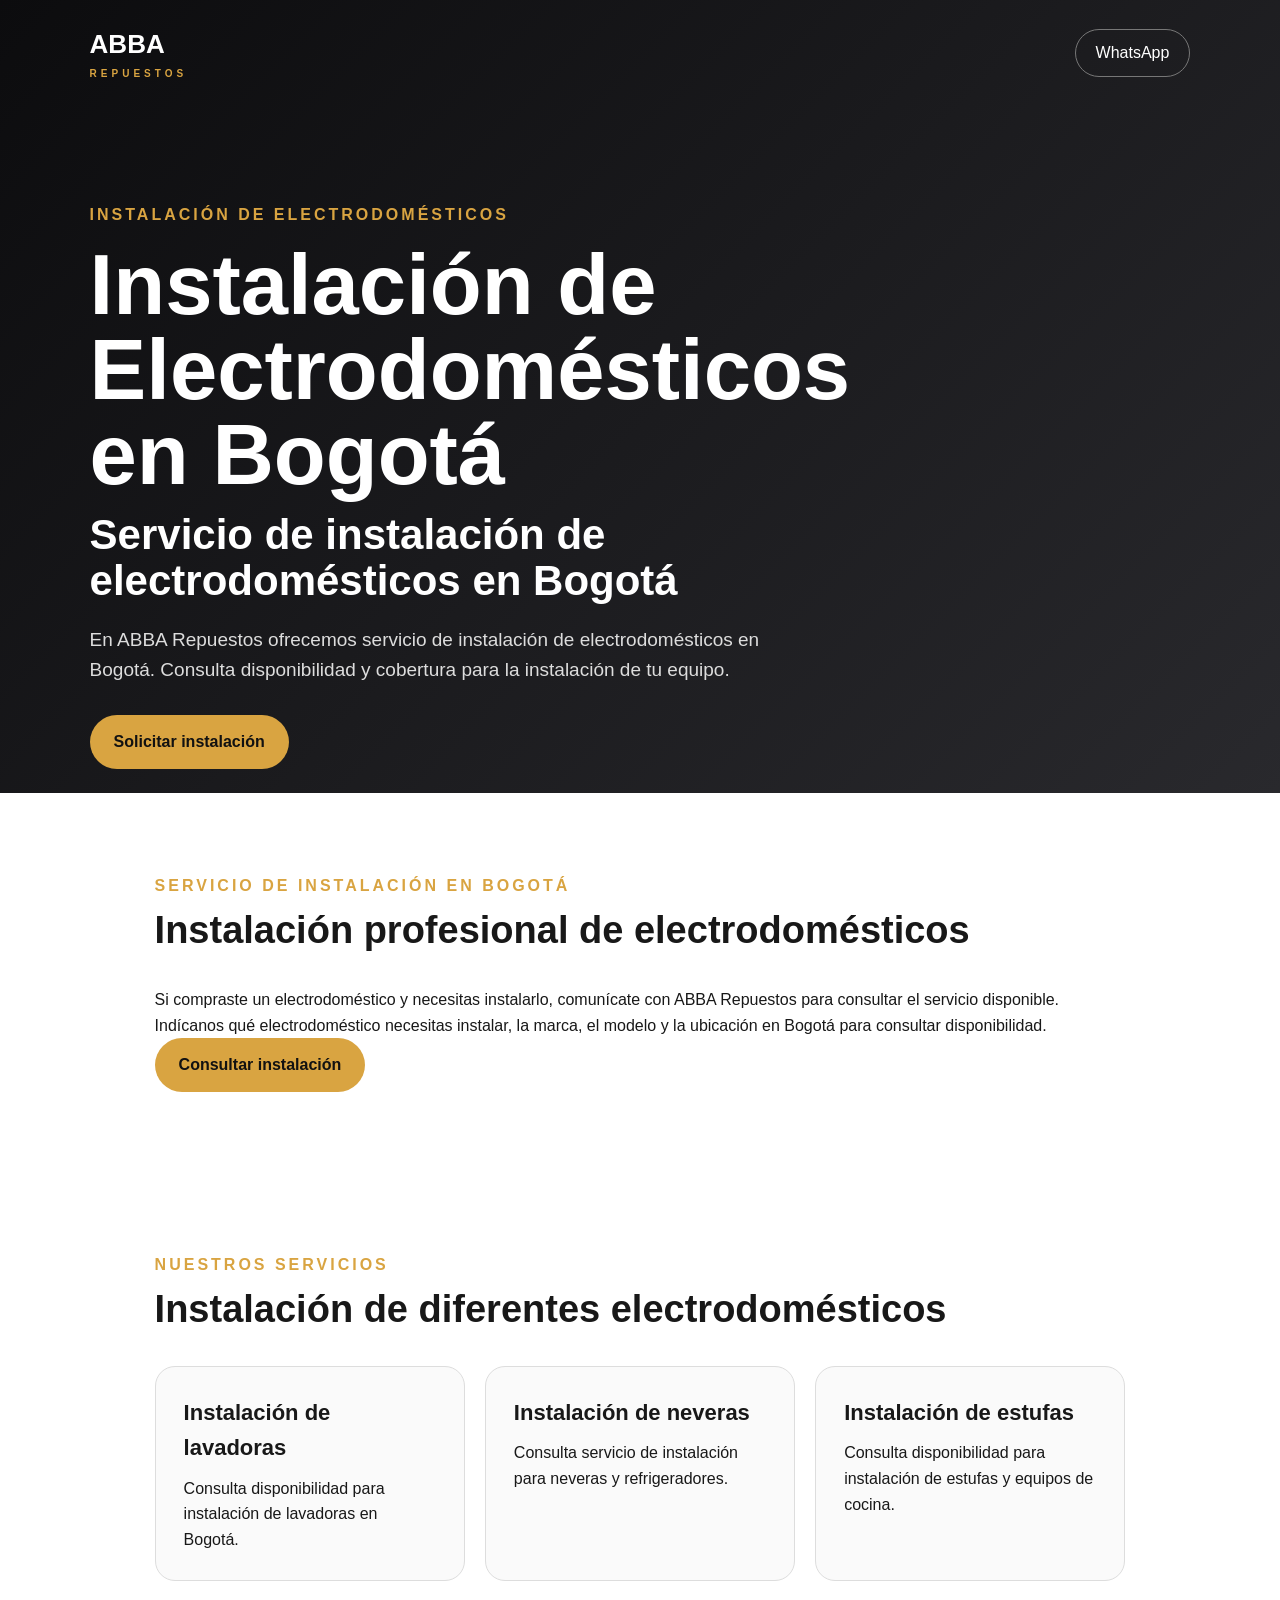
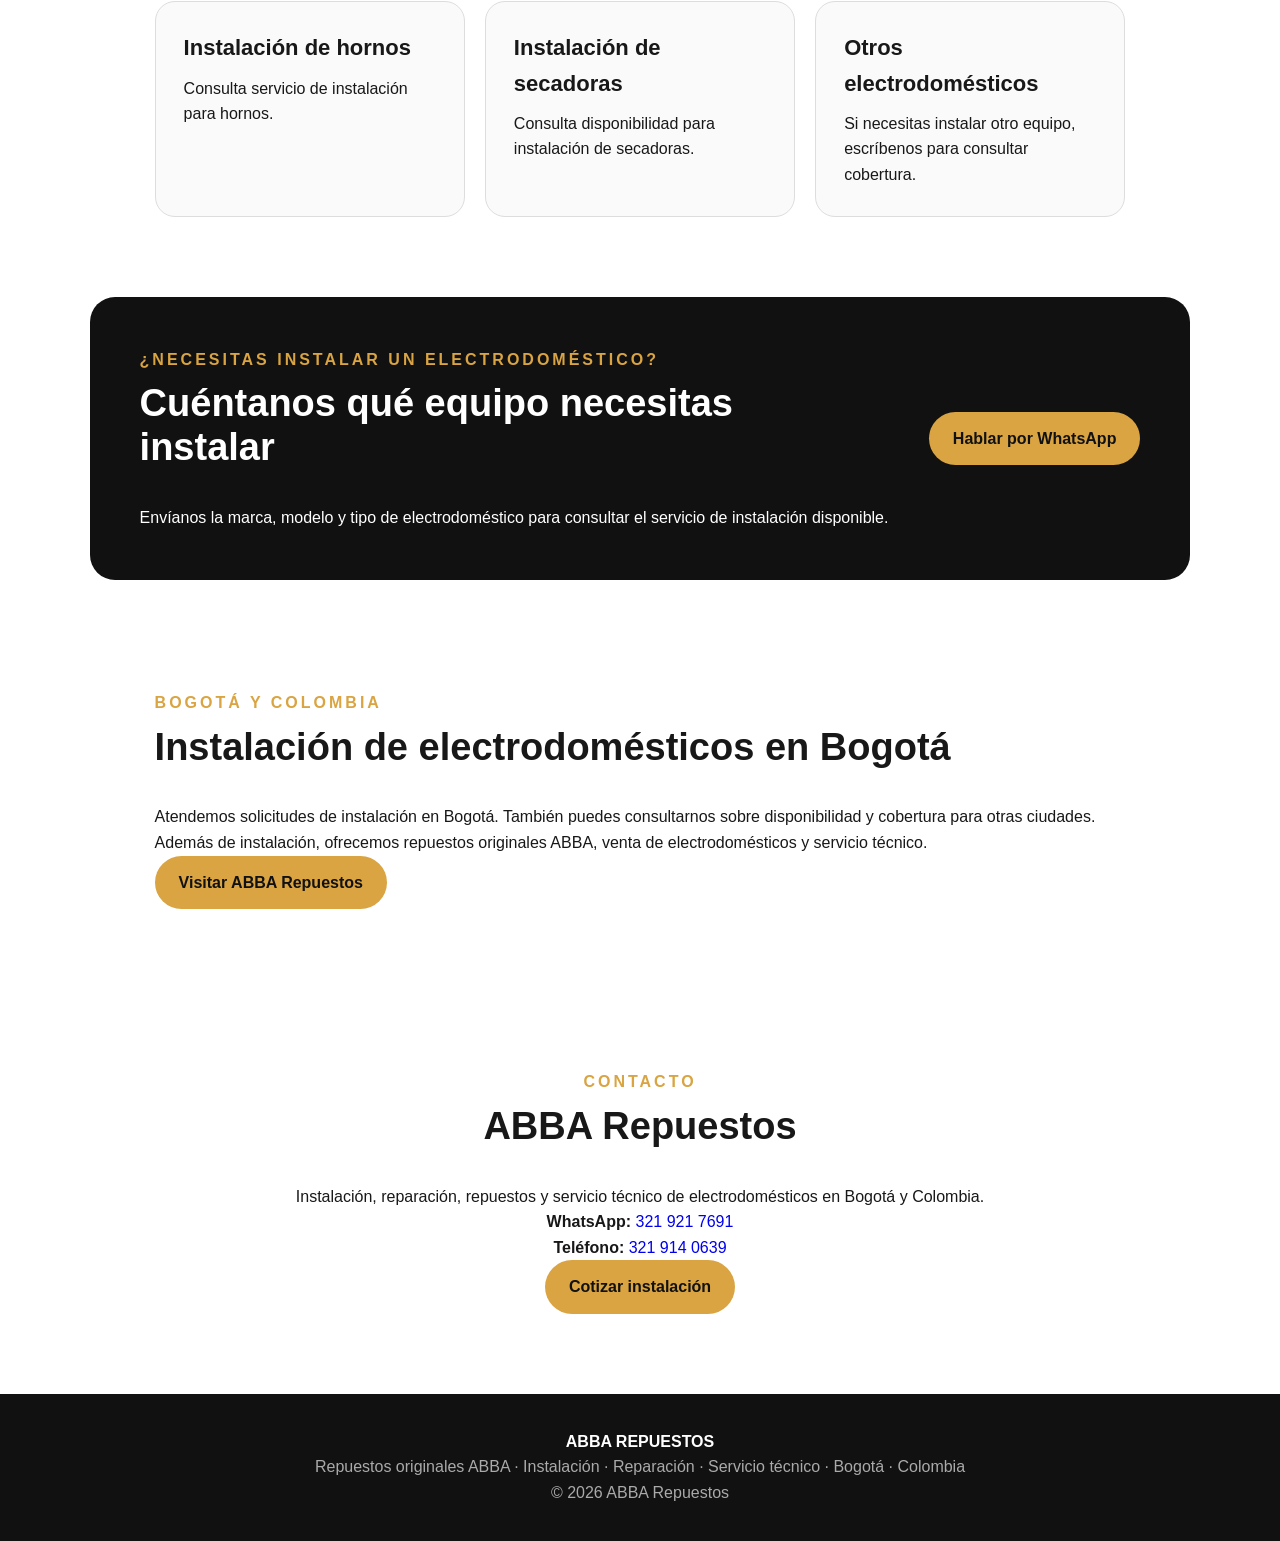
<file: instalacion-electrodomesticos-bogota.html>
<!DOCTYPE html>
<html lang="es">
<head>

<meta charset="UTF-8">
<meta name="viewport" content="width=device-width, initial-scale=1.0">

<title>Instalación de Electrodomésticos en Bogotá | ABBA Repuestos</title>

<meta name="description" content="Instalación de electrodomésticos en Bogotá. Servicio de instalación para lavadoras, neveras, estufas, hornos y secadoras. Consulta disponibilidad por WhatsApp.">

<meta name="robots" content="index, follow">

<link rel="canonical" href="https://abbarepuestos.com/instalacion-electrodomesticos-bogota.html">

<link rel="stylesheet" href="style.css">
<link rel="icon" type="image/svg+xml" href="/favicon.svg">

<meta property="og:type" content="website">
<meta property="og:title" content="Instalación de Electrodomésticos en Bogotá | ABBA Repuestos">
<meta property="og:description" content="Servicio de instalación de electrodomésticos en Bogotá. Consulta atención y disponibilidad por WhatsApp.">
<meta property="og:url" content="https://abbarepuestos.com/instalacion-electrodomesticos-bogota.html">
<meta property="og:site_name" content="ABBA Repuestos">
<meta property="og:locale" content="es_CO">

<script type="application/ld+json">
{
  "@context": "https://schema.org",
  "@type": "WebPage",
  "name": "Instalación de Electrodomésticos en Bogotá | ABBA Repuestos",
  "url": "https://abbarepuestos.com/instalacion-electrodomesticos-bogota.html",
  "description": "Servicio de instalación de electrodomésticos en Bogotá.",
  "inLanguage": "es-CO",
  "isPartOf": {
    "@type": "WebSite",
    "name": "ABBA Repuestos",
    "url": "https://abbarepuestos.com/"
  }
}
</script>

</head>

<body>

<header class="hero">

<nav>
<div class="logo">ABBA<span>REPUESTOS</span></div>

<a class="nav-btn"
href="https://wa.me/573219217691">
WhatsApp
</a>
</nav>

<div class="hero-content">

<p class="eyebrow">INSTALACIÓN DE ELECTRODOMÉSTICOS</p>

<h1>Instalación de Electrodomésticos en Bogotá</h1>

<h2>Servicio de instalación de electrodomésticos en Bogotá</h2>

<p class="intro">
En ABBA Repuestos ofrecemos servicio de instalación de
electrodomésticos en Bogotá. Consulta disponibilidad y
cobertura para la instalación de tu equipo.
</p>

<a class="btn"
href="https://wa.me/573219217691?text=Hola%20ABBA%20Repuestos%2C%20necesito%20instalar%20un%20electrodom%C3%A9stico%20en%20Bogot%C3%A1">
Solicitar instalación
</a>

</div>
</header>


<section>

<p class="gold">SERVICIO DE INSTALACIÓN EN BOGOTÁ</p>

<h2>Instalación profesional de electrodomésticos</h2>

<p>
Si compraste un electrodoméstico y necesitas instalarlo,
comunícate con ABBA Repuestos para consultar el servicio
disponible.
</p>

<p>
Indícanos qué electrodoméstico necesitas instalar, la marca,
el modelo y la ubicación en Bogotá para consultar disponibilidad.
</p>

<a class="btn"
href="https://wa.me/573219217691?text=Hola%20ABBA%20Repuestos%2C%20quiero%20consultar%20una%20instalaci%C3%B3n%20de%20electrodom%C3%A9sticos">
Consultar instalación
</a>

</section>


<section>

<p class="gold">NUESTROS SERVICIOS</p>

<h2>Instalación de diferentes electrodomésticos</h2>

<div class="cards">

<article>
<h3>Instalación de lavadoras</h3>
<p>
Consulta disponibilidad para instalación de lavadoras en Bogotá.
</p>
</article>

<article>
<h3>Instalación de neveras</h3>
<p>
Consulta servicio de instalación para neveras y refrigeradores.
</p>
</article>

<article>
<h3>Instalación de estufas</h3>
<p>
Consulta disponibilidad para instalación de estufas y equipos de cocina.
</p>
</article>

<article>
<h3>Instalación de hornos</h3>
<p>
Consulta servicio de instalación para hornos.
</p>
</article>

<article>
<h3>Instalación de secadoras</h3>
<p>
Consulta disponibilidad para instalación de secadoras.
</p>
</article>

<article>
<h3>Otros electrodomésticos</h3>
<p>
Si necesitas instalar otro equipo, escríbenos para consultar cobertura.
</p>
</article>

</div>

</section>


<section class="highlight">

<div>

<p class="eyebrow">¿NECESITAS INSTALAR UN ELECTRODOMÉSTICO?</p>

<h2>Cuéntanos qué equipo necesitas instalar</h2>

<p>
Envíanos la marca, modelo y tipo de electrodoméstico para
consultar el servicio de instalación disponible.
</p>

</div>

<a class="btn"
href="https://wa.me/573219217691?text=Hola%20ABBA%20Repuestos%2C%20necesito%20informaci%C3%B3n%20sobre%20instalaci%C3%B3n">
Hablar por WhatsApp
</a>

</section>


<section>

<p class="gold">BOGOTÁ Y COLOMBIA</p>

<h2>Instalación de electrodomésticos en Bogotá</h2>

<p>
Atendemos solicitudes de instalación en Bogotá. También puedes
consultarnos sobre disponibilidad y cobertura para otras ciudades.
</p>

<p>
Además de instalación, ofrecemos repuestos originales ABBA,
venta de electrodomésticos y servicio técnico.
</p>

<a class="btn"
href="https://abbarepuestos.com/">
Visitar ABBA Repuestos
</a>

</section>


<section class="contact">

<p class="gold">CONTACTO</p>

<h2>ABBA Repuestos</h2>

<p>
Instalación, reparación, repuestos y servicio técnico de
electrodomésticos en Bogotá y Colombia.
</p>

<p>
<strong>WhatsApp:</strong>
<a href="https://wa.me/573219217691">
321 921 7691
</a>
</p>

<p>
<strong>Teléfono:</strong>
<a href="tel:+573219140639">
321 914 0639
</a>
</p>

<a class="btn"
href="https://wa.me/573219217691?text=Hola%20ABBA%20Repuestos%2C%20quiero%20cotizar%20una%20instalaci%C3%B3n">
Cotizar instalación
</a>

</section>


<footer>

<strong>ABBA REPUESTOS</strong>

<p>
Repuestos originales ABBA · Instalación · Reparación ·
Servicio técnico · Bogotá · Colombia
</p>

<p>
© 2026 ABBA Repuestos
</p>

</footer>

</body>
</html>
</file>
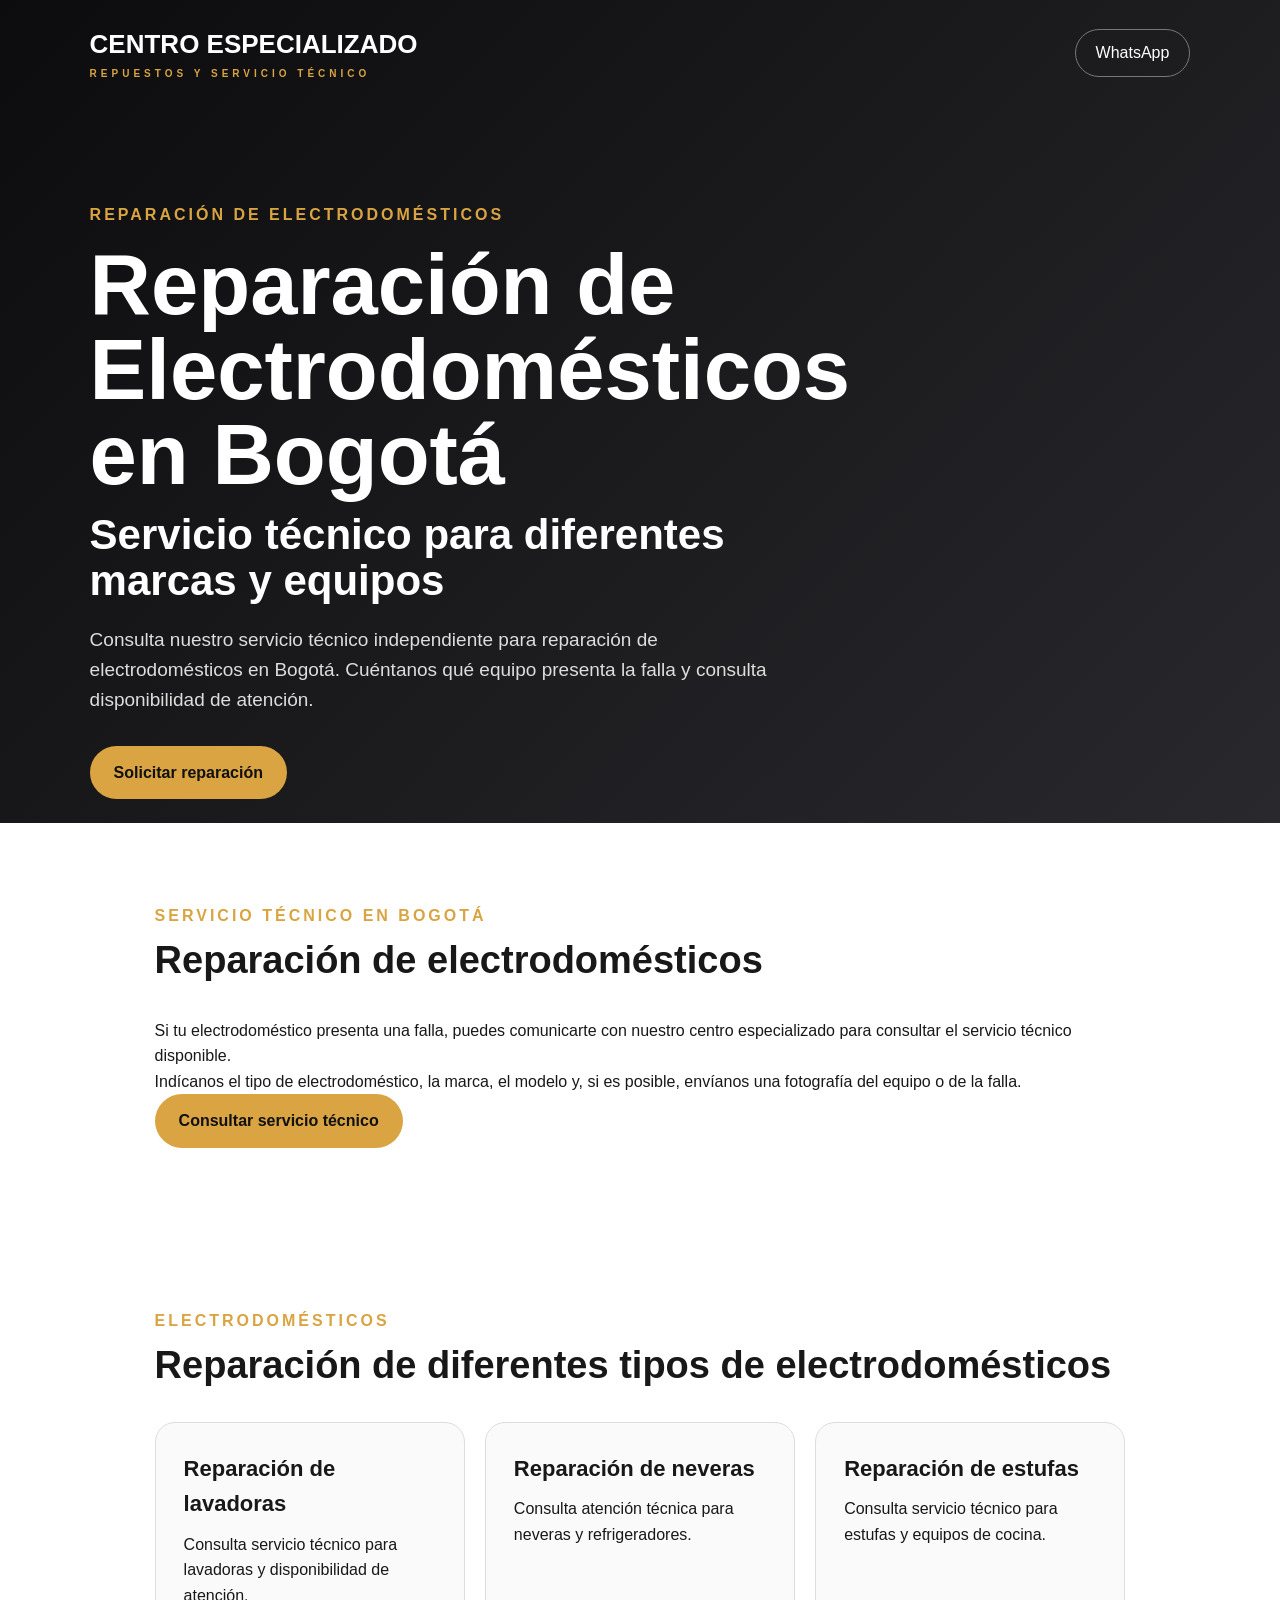
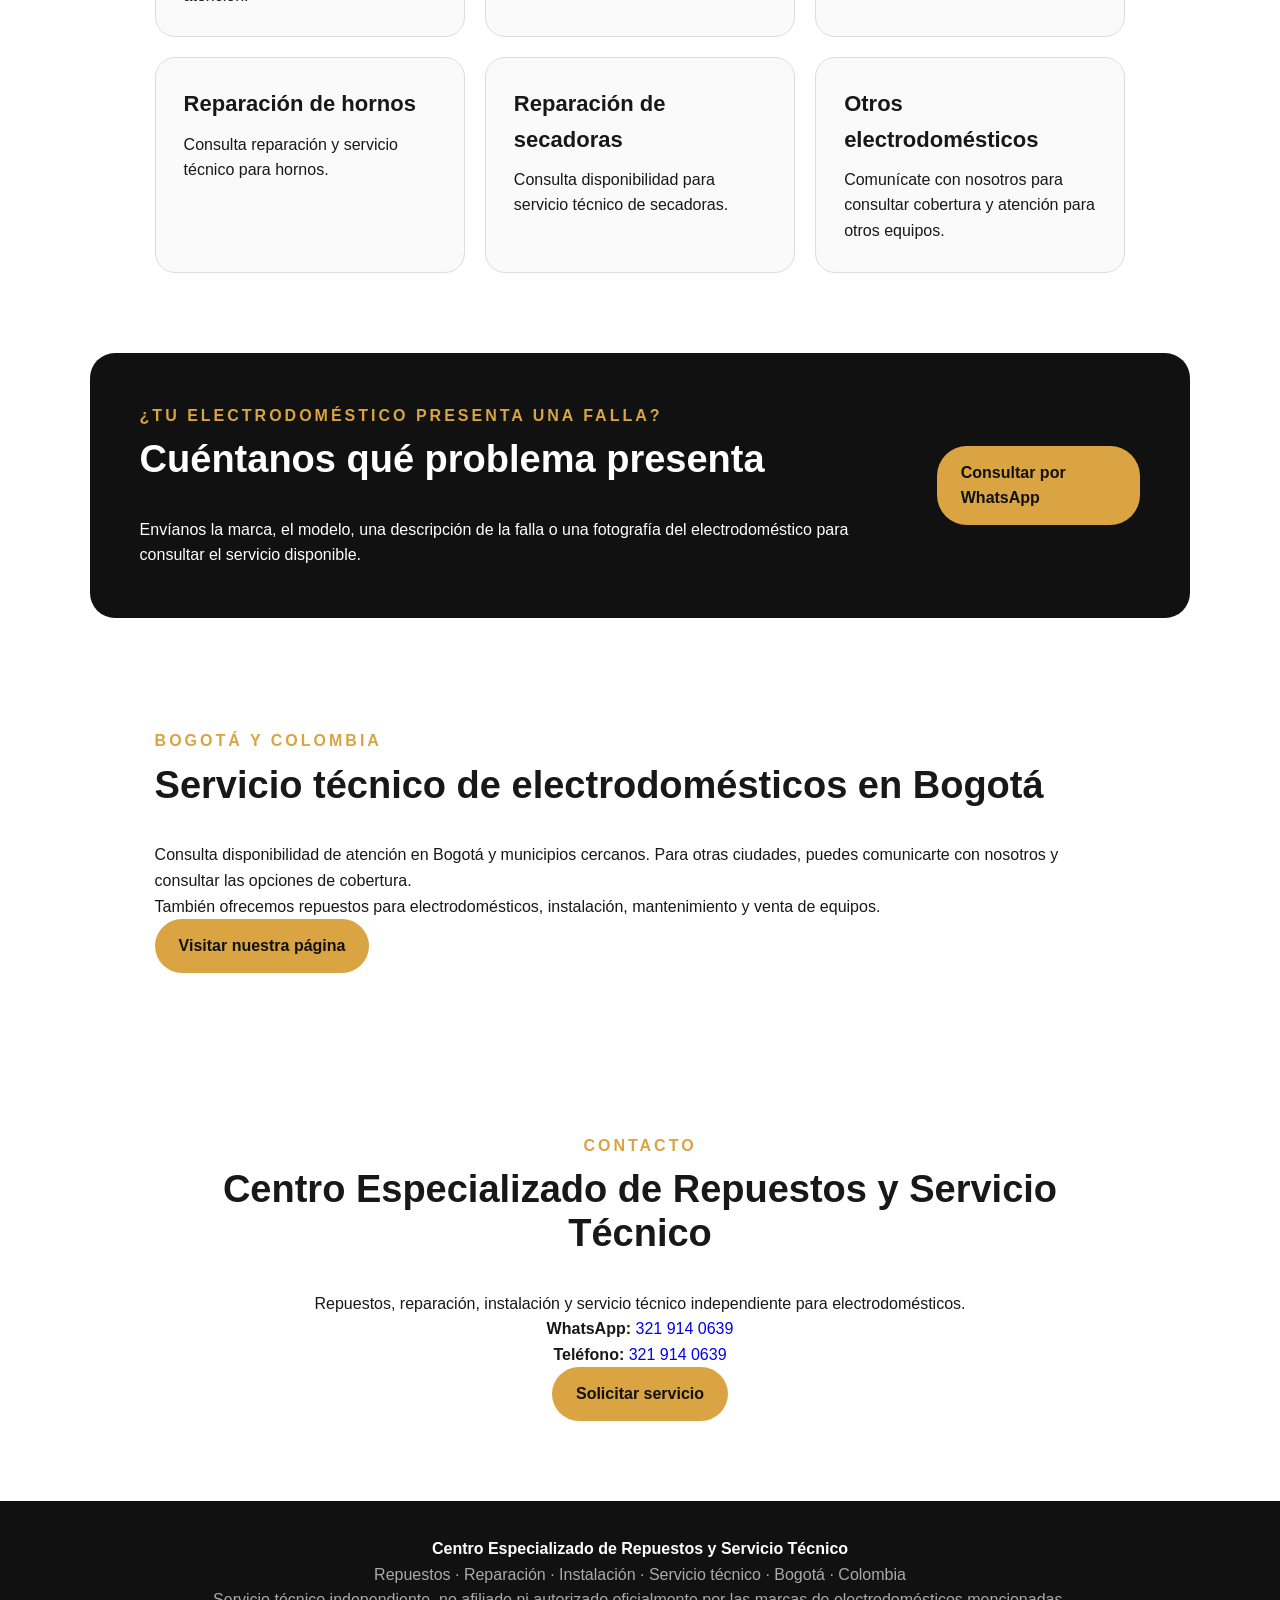
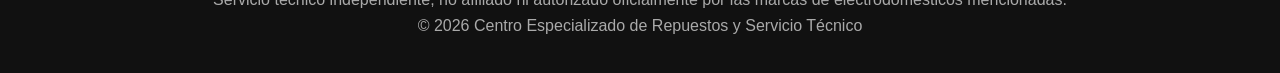
<file: reparacion-electrodomesticos-bogota.html>
<!DOCTYPE html>
<html lang="es-CO">
<head>
<meta charset="UTF-8">
<meta name="viewport" content="width=device-width, initial-scale=1.0">

<title>Reparación de Electrodomésticos en Bogotá | Servicio Técnico</title>

<meta name="description" content="Consulta reparación y servicio técnico independiente para lavadoras, neveras, estufas, hornos y secadoras en Bogotá. Atención y cotizaciones por WhatsApp.">

<meta name="robots" content="index, follow">
<link rel="canonical" href="https://abbarepuestos.com/reparacion-electrodomesticos-bogota.html">

<link rel="stylesheet" href="style.css">
<link rel="icon" type="image/svg+xml" href="/favicon.svg">

<meta property="og:type" content="website">
<meta property="og:title" content="Reparación de Electrodomésticos en Bogotá | Servicio Técnico">
<meta property="og:description" content="Consulta reparación y servicio técnico independiente de electrodomésticos en Bogotá.">
<meta property="og:url" content="https://abbarepuestos.com/reparacion-electrodomesticos-bogota.html">
<meta property="og:site_name" content="Centro Especializado de Repuestos y Servicio Técnico">
<meta property="og:locale" content="es_CO">

<script type="application/ld+json">
{
  "@context": "https://schema.org",
  "@type": "WebPage",
  "name": "Reparación de Electrodomésticos en Bogotá",
  "url": "https://abbarepuestos.com/reparacion-electrodomesticos-bogota.html",
  "description": "Consulta reparación y servicio técnico independiente de electrodomésticos en Bogotá.",
  "inLanguage": "es-CO",
  "isPartOf": {
    "@type": "WebSite",
    "name": "Centro Especializado de Repuestos y Servicio Técnico",
    "url": "https://abbarepuestos.com/"
  }
}
</script>
</head>

<body>

<header class="hero">

<nav>
<div class="logo">
CENTRO ESPECIALIZADO
<span>REPUESTOS Y SERVICIO TÉCNICO</span>
</div>

<a class="nav-btn" href="https://wa.me/573219140639">
WhatsApp
</a>
</nav>

<div class="hero-content">

<p class="eyebrow">REPARACIÓN DE ELECTRODOMÉSTICOS</p>

<h1>Reparación de Electrodomésticos en Bogotá</h1>

<h2>Servicio técnico para diferentes marcas y equipos</h2>

<p class="intro">
Consulta nuestro servicio técnico independiente para reparación
de electrodomésticos en Bogotá. Cuéntanos qué equipo presenta
la falla y consulta disponibilidad de atención.
</p>

<a class="btn"
href="https://wa.me/573219140639?text=Hola%2C%20quiero%20consultar%20un%20servicio%20de%20reparaci%C3%B3n%20de%20electrodom%C3%A9sticos">
Solicitar reparación
</a>

</div>
</header>

<section>

<p class="gold">SERVICIO TÉCNICO EN BOGOTÁ</p>

<h2>Reparación de electrodomésticos</h2>

<p>
Si tu electrodoméstico presenta una falla, puedes comunicarte
con nuestro centro especializado para consultar el servicio
técnico disponible.
</p>

<p>
Indícanos el tipo de electrodoméstico, la marca, el modelo y,
si es posible, envíanos una fotografía del equipo o de la falla.
</p>

<a class="btn"
href="https://wa.me/573219140639?text=Hola%2C%20quiero%20consultar%20un%20servicio%20de%20reparaci%C3%B3n">
Consultar servicio técnico
</a>

</section>

<section>

<p class="gold">ELECTRODOMÉSTICOS</p>

<h2>Reparación de diferentes tipos de electrodomésticos</h2>

<div class="cards">

<article>
<h3>Reparación de lavadoras</h3>
<p>Consulta servicio técnico para lavadoras y disponibilidad de atención.</p>
</article>

<article>
<h3>Reparación de neveras</h3>
<p>Consulta atención técnica para neveras y refrigeradores.</p>
</article>

<article>
<h3>Reparación de estufas</h3>
<p>Consulta servicio técnico para estufas y equipos de cocina.</p>
</article>

<article>
<h3>Reparación de hornos</h3>
<p>Consulta reparación y servicio técnico para hornos.</p>
</article>

<article>
<h3>Reparación de secadoras</h3>
<p>Consulta disponibilidad para servicio técnico de secadoras.</p>
</article>

<article>
<h3>Otros electrodomésticos</h3>
<p>Comunícate con nosotros para consultar cobertura y atención para otros equipos.</p>
</article>

</div>
</section>

<section class="highlight">

<div>
<p class="eyebrow">¿TU ELECTRODOMÉSTICO PRESENTA UNA FALLA?</p>

<h2>Cuéntanos qué problema presenta</h2>

<p>
Envíanos la marca, el modelo, una descripción de la falla
o una fotografía del electrodoméstico para consultar
el servicio disponible.
</p>
</div>

<a class="btn"
href="https://wa.me/573219140639?text=Hola%2C%20mi%20electrodom%C3%A9stico%20presenta%20una%20falla%20y%20quiero%20consultar%20el%20servicio">
Consultar por WhatsApp
</a>

</section>

<section>

<p class="gold">BOGOTÁ Y COLOMBIA</p>

<h2>Servicio técnico de electrodomésticos en Bogotá</h2>

<p>
Consulta disponibilidad de atención en Bogotá y municipios cercanos.
Para otras ciudades, puedes comunicarte con nosotros y consultar
las opciones de cobertura.
</p>

<p>
También ofrecemos repuestos para electrodomésticos, instalación,
mantenimiento y venta de equipos.
</p>

<a class="btn" href="https://abbarepuestos.com/">
Visitar nuestra página
</a>

</section>

<section class="contact">

<p class="gold">CONTACTO</p>

<h2>Centro Especializado de Repuestos y Servicio Técnico</h2>

<p>
Repuestos, reparación, instalación y servicio técnico independiente
para electrodomésticos.
</p>

<p>
<strong>WhatsApp:</strong>
<a href="https://wa.me/573219140639">321 914 0639</a>
</p>

<p>
<strong>Teléfono:</strong>
<a href="tel:+573219140639">321 914 0639</a>
</p>

<a class="btn"
href="https://wa.me/573219140639?text=Hola%2C%20quiero%20solicitar%20servicio%20t%C3%A9cnico">
Solicitar servicio
</a>

</section>

<footer>

<strong>Centro Especializado de Repuestos y Servicio Técnico</strong>

<p>
Repuestos · Reparación · Instalación · Servicio técnico · Bogotá · Colombia
</p>

<p>
Servicio técnico independiente, no afiliado ni autorizado oficialmente
por las marcas de electrodomésticos mencionadas.
</p>

<p>© 2026 Centro Especializado de Repuestos y Servicio Técnico</p>

</footer>

</body>
</html>
</file>
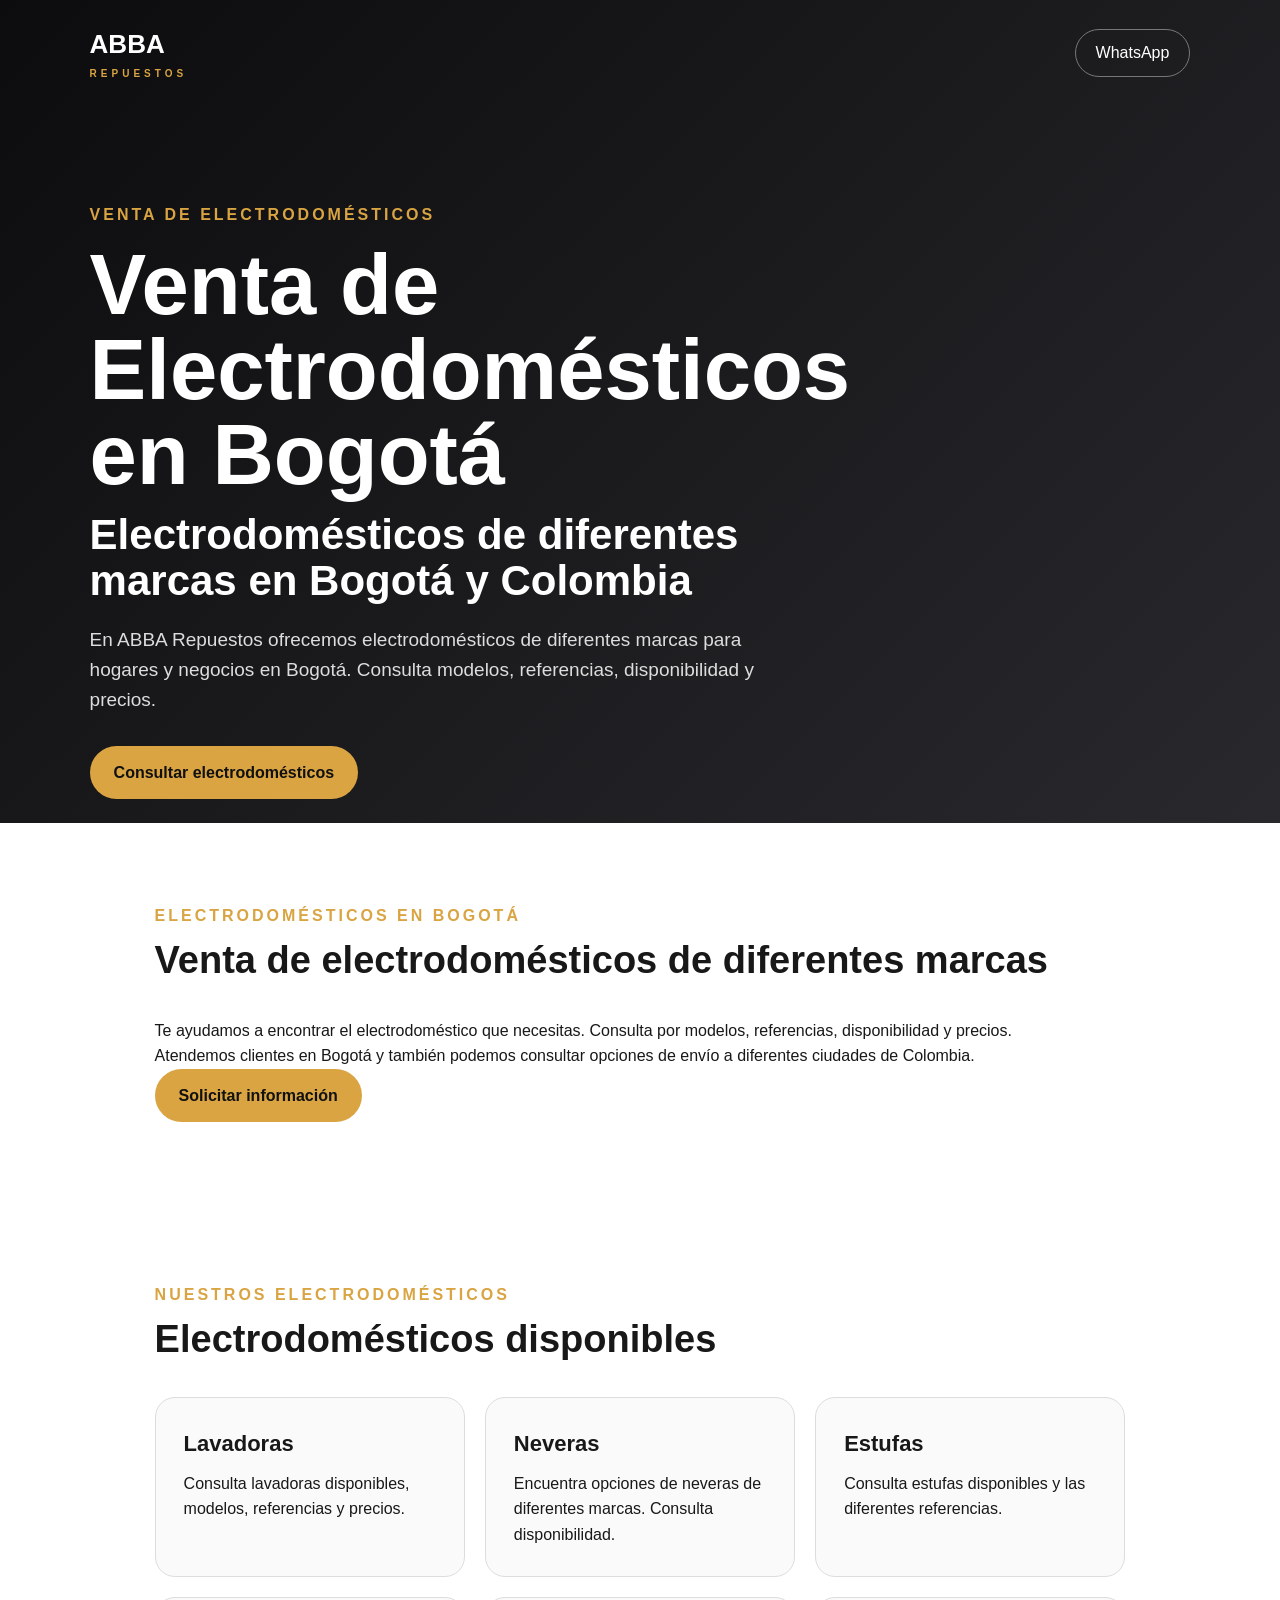
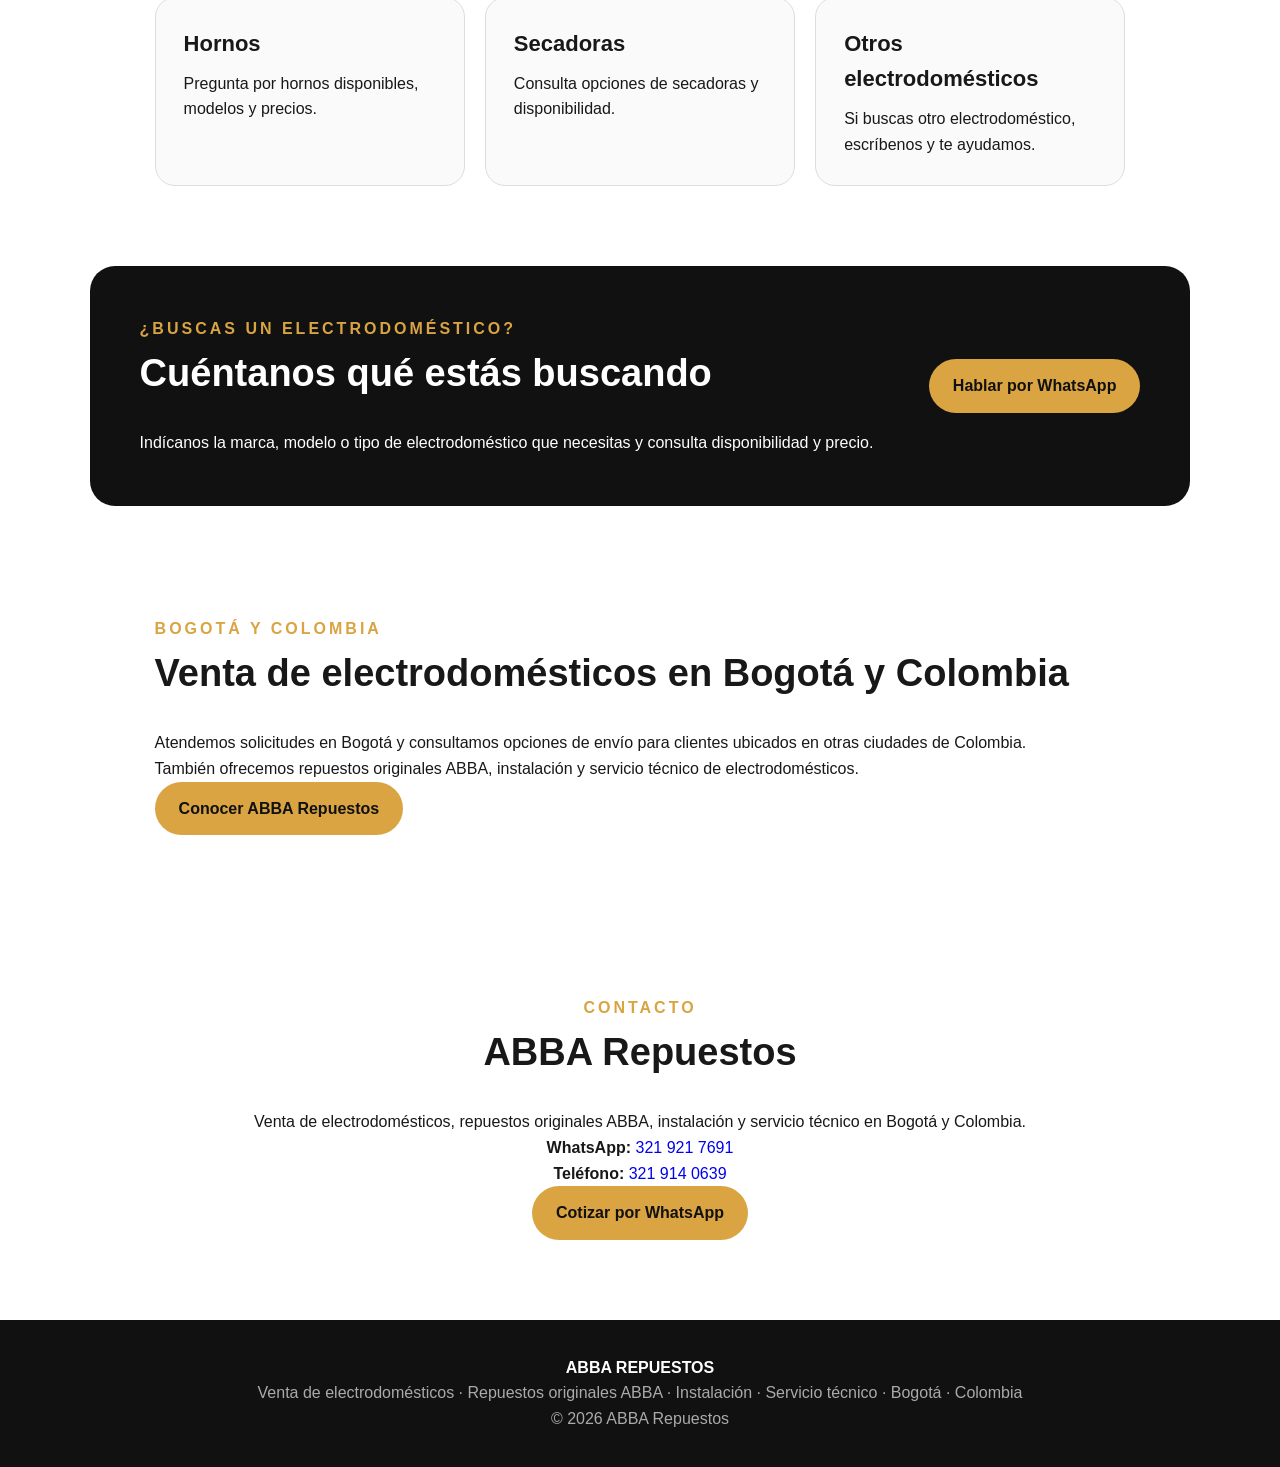
<file: venta-electrodomesticos-bogota.html>
<!DOCTYPE html>
<html lang="es">
<head>

<meta charset="UTF-8">
<meta name="viewport" content="width=device-width, initial-scale=1.0">

<title>Venta de Electrodomésticos en Bogotá | ABBA Repuestos</title>

<meta name="description" content="Venta de electrodomésticos en Bogotá y Colombia. Encuentra lavadoras, neveras, estufas, hornos y secadoras de diferentes marcas. Consulta precios y disponibilidad por WhatsApp.">

<meta name="robots" content="index, follow">

<link rel="canonical" href="https://abbarepuestos.com/venta-electrodomesticos-bogota.html">

<link rel="stylesheet" href="style.css">
<link rel="icon" type="image/svg+xml" href="/favicon.svg">

<meta property="og:type" content="website">
<meta property="og:title" content="Venta de Electrodomésticos en Bogotá | ABBA Repuestos">
<meta property="og:description" content="Venta de electrodomésticos de diferentes marcas en Bogotá y envíos a Colombia.">
<meta property="og:url" content="https://abbarepuestos.com/venta-electrodomesticos-bogota.html">
<meta property="og:site_name" content="ABBA Repuestos">
<meta property="og:locale" content="es_CO">

<script type="application/ld+json">
{
  "@context": "https://schema.org",
  "@type": "WebPage",
  "name": "Venta de Electrodomésticos en Bogotá | ABBA Repuestos",
  "url": "https://abbarepuestos.com/venta-electrodomesticos-bogota.html",
  "description": "Venta de electrodomésticos de diferentes marcas en Bogotá y Colombia.",
  "inLanguage": "es-CO",
  "isPartOf": {
    "@type": "WebSite",
    "name": "ABBA Repuestos",
    "url": "https://abbarepuestos.com/"
  }
}
</script>

</head>

<body>

<header class="hero">

<nav>
<div class="logo">ABBA<span>REPUESTOS</span></div>

<a class="nav-btn"
href="https://wa.me/573219217691">
WhatsApp
</a>
</nav>

<div class="hero-content">

<p class="eyebrow">VENTA DE ELECTRODOMÉSTICOS</p>

<h1>Venta de Electrodomésticos en Bogotá</h1>

<h2>Electrodomésticos de diferentes marcas en Bogotá y Colombia</h2>

<p class="intro">
En ABBA Repuestos ofrecemos electrodomésticos de diferentes
marcas para hogares y negocios en Bogotá. Consulta modelos,
referencias, disponibilidad y precios.
</p>

<a class="btn"
href="https://wa.me/573219217691?text=Hola%20ABBA%20Repuestos%2C%20estoy%20buscando%20un%20electrodom%C3%A9stico%20en%20Bogot%C3%A1">
Consultar electrodomésticos
</a>

</div>
</header>


<section>

<p class="gold">ELECTRODOMÉSTICOS EN BOGOTÁ</p>

<h2>Venta de electrodomésticos de diferentes marcas</h2>

<p>
Te ayudamos a encontrar el electrodoméstico que necesitas.
Consulta por modelos, referencias, disponibilidad y precios.
</p>

<p>
Atendemos clientes en Bogotá y también podemos consultar
opciones de envío a diferentes ciudades de Colombia.
</p>

<a class="btn"
href="https://wa.me/573219217691?text=Hola%20ABBA%20Repuestos%2C%20quiero%20consultar%20un%20electrodom%C3%A9stico">
Solicitar información
</a>

</section>


<section>

<p class="gold">NUESTROS ELECTRODOMÉSTICOS</p>

<h2>Electrodomésticos disponibles</h2>

<div class="cards">

<article>
<h3>Lavadoras</h3>
<p>
Consulta lavadoras disponibles, modelos, referencias y precios.
</p>
</article>

<article>
<h3>Neveras</h3>
<p>
Encuentra opciones de neveras de diferentes marcas.
Consulta disponibilidad.
</p>
</article>

<article>
<h3>Estufas</h3>
<p>
Consulta estufas disponibles y las diferentes referencias.
</p>
</article>

<article>
<h3>Hornos</h3>
<p>
Pregunta por hornos disponibles, modelos y precios.
</p>
</article>

<article>
<h3>Secadoras</h3>
<p>
Consulta opciones de secadoras y disponibilidad.
</p>
</article>

<article>
<h3>Otros electrodomésticos</h3>
<p>
Si buscas otro electrodoméstico, escríbenos y te ayudamos.
</p>
</article>

</div>

</section>


<section class="highlight">

<div>

<p class="eyebrow">¿BUSCAS UN ELECTRODOMÉSTICO?</p>

<h2>Cuéntanos qué estás buscando</h2>

<p>
Indícanos la marca, modelo o tipo de electrodoméstico que necesitas
y consulta disponibilidad y precio.
</p>

</div>

<a class="btn"
href="https://wa.me/573219217691?text=Hola%20ABBA%20Repuestos%2C%20estoy%20buscando%20un%20electrodom%C3%A9stico">
Hablar por WhatsApp
</a>

</section>


<section>

<p class="gold">BOGOTÁ Y COLOMBIA</p>

<h2>Venta de electrodomésticos en Bogotá y Colombia</h2>

<p>
Atendemos solicitudes en Bogotá y consultamos opciones de envío
para clientes ubicados en otras ciudades de Colombia.
</p>

<p>
También ofrecemos repuestos originales ABBA, instalación y
servicio técnico de electrodomésticos.
</p>

<a class="btn"
href="https://abbarepuestos.com/">
Conocer ABBA Repuestos
</a>

</section>


<section class="contact">

<p class="gold">CONTACTO</p>

<h2>ABBA Repuestos</h2>

<p>
Venta de electrodomésticos, repuestos originales ABBA,
instalación y servicio técnico en Bogotá y Colombia.
</p>

<p>
<strong>WhatsApp:</strong>
<a href="https://wa.me/573219217691">
321 921 7691
</a>
</p>

<p>
<strong>Teléfono:</strong>
<a href="tel:+573219140639">
321 914 0639
</a>
</p>

<a class="btn"
href="https://wa.me/573219217691?text=Hola%20ABBA%20Repuestos%2C%20quiero%20cotizar%20un%20electrodom%C3%A9stico">
Cotizar por WhatsApp
</a>

</section>


<footer>

<strong>ABBA REPUESTOS</strong>

<p>
Venta de electrodomésticos · Repuestos originales ABBA ·
Instalación · Servicio técnico · Bogotá · Colombia
</p>

<p>
© 2026 ABBA Repuestos
</p>

</footer>

</body>
</html>
</file>
<file: style.css>
* {
  box-sizing: border-box;
  margin: 0;
  padding: 0;
}

body {
  font-family: Arial, Helvetica, sans-serif;
  color: #181818;
  background: #ffffff;
  line-height: 1.6;
}

a {
  text-decoration: none;
}

.hero {
  min-height: 680px;
  background: linear-gradient(135deg, #0c0c0e, #29292d);
  color: white;
  padding: 24px 7%;
}

nav {
  display: flex;
  justify-content: space-between;
  align-items: center;
}

.logo {
  font-size: 26px;
  font-weight: 900;
}

.logo img {
  width: 150px;
  height: auto;
  display: block;
}

.logo span {
  display: block;
  font-size: 10px;
  letter-spacing: 4px;
  color: #d9a441;
}

.nav-btn {
  color: white;
  border: 1px solid #777;
  padding: 10px 20px;
  border-radius: 25px;
}

.hero-content {
  max-width: 720px;
  padding-top: 120px;
}

.eyebrow,
.gold {
  color: #d9a441;
  letter-spacing: 3px;
  font-weight: bold;
}

.hero h1 {
  font-size: clamp(48px, 9vw, 85px);
  line-height: 1;
  margin: 15px 0;
}

.hero h2 {
  font-size: clamp(25px, 4vw, 42px);
  line-height: 1.1;
}

.intro {
  font-size: 19px;
  color: #dddddd;
  margin: 20px 0 30px;
}

.btn {
  display: inline-block;
  background: #d9a441;
  color: #111111;
  padding: 14px 24px;
  border-radius: 30px;
  font-weight: bold;
}

section {
  padding: 80px 7%;
  max-width: 1150px;
  margin: auto;
}

section > h2,
.highlight h2 {
  font-size: 38px;
  line-height: 1.15;
  margin: 10px 0 35px;
}

.cards {
  display: grid;
  grid-template-columns: repeat(3, 1fr);
  gap: 20px;
}

.cards article {
  padding: 28px;
  border: 1px solid #dddddd;
  border-radius: 20px;
  background: #fafafa;
}

.icon {
  font-size: 28px;
  margin-bottom: 15px;
}

.cards h3 {
  font-size: 22px;
  margin-bottom: 10px;
}

.highlight {
  margin: 0 7% 30px;
  padding: 50px;
  border-radius: 25px;
  background: #111111;
  color: white;
  display: flex;
  justify-content: space-between;
  align-items: center;
  gap: 25px;
}

.highlight h2 {
  max-width: 700px;
}

.contact {
  text-align: center;
}

.phone {
  display: block;
  font-size: 30px;
  font-weight: bold;
  color: #111111;
  margin: 20px;
}

footer {
  background: #111111;
  color: #aaaaaa;
  text-align: center;
  padding: 35px;
}

footer strong {
  color: white;
}

@media (max-width: 700px) {
  .cards {
    grid-template-columns: 1fr;
  }

  .highlight {
    display: block;
    margin: 0 5% 20px;
  }

  .highlight .btn {
    margin-top: 20px;
  }

  .hero {
    padding: 20px 5%;
  }
}
```
</file>
